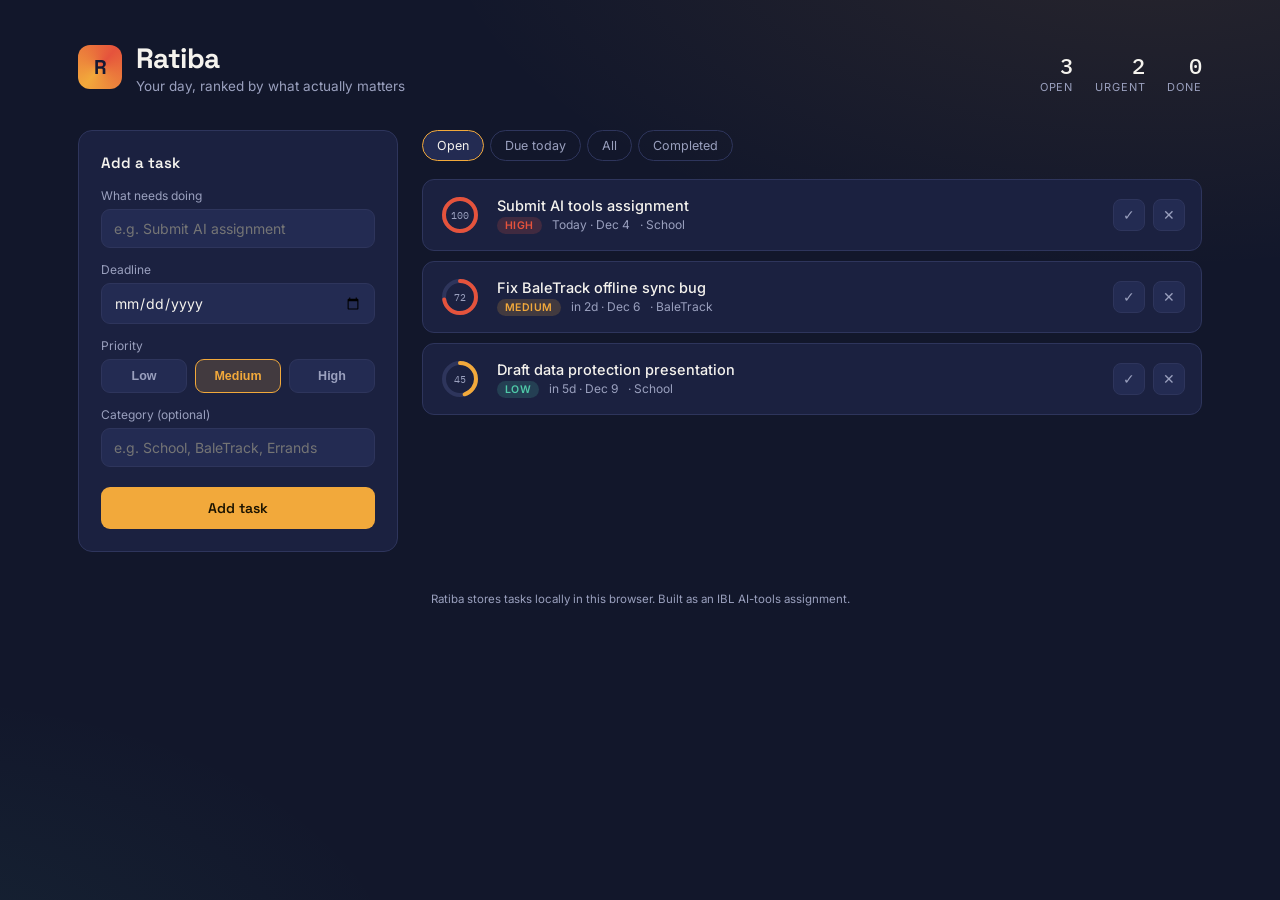
<file: index.html>
<!DOCTYPE html>
<html lang="en">
<head>
<meta charset="UTF-8">
<meta name="viewport" content="width=device-width, initial-scale=1.0">
<title>Ratiba — Smart Task Scheduler</title>
<link rel="preconnect" href="https://fonts.googleapis.com">
<link rel="preconnect" href="https://fonts.gstatic.com" crossorigin>
<link href="https://fonts.googleapis.com/css2?family=Space+Grotesk:wght@500;600;700&family=Inter:wght@400;500;600&family=IBM+Plex+Mono:wght@500&display=swap" rel="stylesheet">
<style>
  :root{
    --bg: #12172B;
    --surface: #1B2140;
    --surface-2: #232B52;
    --line: #2E355C;
    --amber: #F2A93B;
    --coral: #E5533C;
    --mint: #4FC9A8;
    --text: #F5F3EE;
    --muted: #9AA0BE;
    --radius: 14px;
  }
  *{box-sizing:border-box;}
  html,body{margin:0;padding:0;}
  body{
    background:
      radial-gradient(1200px 600px at 90% -10%, rgba(242,169,59,0.10), transparent 60%),
      radial-gradient(900px 500px at -10% 110%, rgba(79,201,168,0.08), transparent 60%),
      var(--bg);
    color:var(--text);
    font-family:'Inter', system-ui, sans-serif;
    min-height:100vh;
  }
  .wrap{
    max-width:1180px;
    margin:0 auto;
    padding:40px 28px 80px;
  }
  header.top{
    display:flex;
    justify-content:space-between;
    align-items:flex-end;
    gap:24px;
    margin-bottom:36px;
    flex-wrap:wrap;
  }
  .brand{
    display:flex;
    align-items:center;
    gap:14px;
  }
  .brand .mark{
    width:44px;height:44px;
    border-radius:12px;
    background:conic-gradient(from 220deg, var(--amber), var(--coral), var(--amber));
    display:flex;align-items:center;justify-content:center;
    font-family:'Space Grotesk',sans-serif;
    font-weight:700;
    color:#151833;
    font-size:20px;
  }
  h1{
    font-family:'Space Grotesk',sans-serif;
    font-weight:700;
    font-size:28px;
    margin:0;
    letter-spacing:-0.02em;
  }
  .tagline{
    color:var(--muted);
    font-size:13.5px;
    margin-top:2px;
  }
  .stats{
    display:flex;
    gap:22px;
  }
  .stat{
    text-align:right;
  }
  .stat .num{
    font-family:'IBM Plex Mono', monospace;
    font-size:22px;
    font-weight:500;
  }
  .stat .lbl{
    font-size:11px;
    color:var(--muted);
    text-transform:uppercase;
    letter-spacing:.08em;
  }

  .layout{
    display:grid;
    grid-template-columns: 320px 1fr;
    gap:24px;
    align-items:start;
  }
  @media (max-width: 860px){
    .layout{grid-template-columns:1fr;}
  }

  .panel{
    background:var(--surface);
    border:1px solid var(--line);
    border-radius:var(--radius);
    padding:22px;
  }
  .panel h2{
    font-family:'Space Grotesk',sans-serif;
    font-size:15px;
    margin:0 0 16px;
    font-weight:600;
    color:var(--text);
  }
  .field{
    margin-bottom:14px;
  }
  .field label{
    display:block;
    font-size:12px;
    color:var(--muted);
    margin-bottom:6px;
  }
  .field input, .field select{
    width:100%;
    background:var(--surface-2);
    border:1px solid var(--line);
    border-radius:9px;
    padding:10px 12px;
    color:var(--text);
    font-family:'Inter',sans-serif;
    font-size:14px;
  }
  .field input:focus, .field select:focus{
    outline:2px solid var(--amber);
    outline-offset:1px;
  }
  .priority-row{
    display:flex;
    gap:8px;
  }
  .priority-row button{
    flex:1;
    padding:9px 0;
    border-radius:9px;
    border:1px solid var(--line);
    background:var(--surface-2);
    color:var(--muted);
    font-size:12.5px;
    font-weight:600;
    cursor:pointer;
    transition:all .15s ease;
  }
  .priority-row button[data-p="High"].active{background:rgba(229,83,60,0.18);border-color:var(--coral);color:var(--coral);}
  .priority-row button[data-p="Medium"].active{background:rgba(242,169,59,0.18);border-color:var(--amber);color:var(--amber);}
  .priority-row button[data-p="Low"].active{background:rgba(79,201,168,0.18);border-color:var(--mint);color:var(--mint);}

  .add-btn{
    width:100%;
    margin-top:6px;
    padding:12px 0;
    border:none;
    border-radius:9px;
    background:var(--amber);
    color:#1A1300;
    font-weight:600;
    font-size:14px;
    cursor:pointer;
    font-family:'Space Grotesk',sans-serif;
  }
  .add-btn:hover{ filter:brightness(1.06); }

  .tabs{
    display:flex;
    gap:6px;
    margin-bottom:18px;
  }
  .tabs button{
    background:transparent;
    border:1px solid var(--line);
    color:var(--muted);
    padding:7px 14px;
    border-radius:20px;
    font-size:12.5px;
    cursor:pointer;
    font-family:'Inter',sans-serif;
  }
  .tabs button.active{
    background:var(--surface-2);
    color:var(--text);
    border-color:var(--amber);
  }

  .group-label{
    font-family:'Space Grotesk',sans-serif;
    font-size:12px;
    text-transform:uppercase;
    letter-spacing:.1em;
    color:var(--muted);
    margin:22px 0 10px;
  }
  .group-label:first-child{margin-top:0;}

  .task{
    display:flex;
    align-items:center;
    gap:16px;
    background:var(--surface);
    border:1px solid var(--line);
    border-radius:12px;
    padding:14px 16px;
    margin-bottom:10px;
  }
  .task.done{ opacity:0.5; }
  .task.done .title{ text-decoration:line-through; }

  .ring{
    position:relative;
    width:42px;height:42px;
    flex:none;
  }
  .ring svg{ transform:rotate(-90deg); }
  .ring circle{ fill:none; stroke-width:4; }
  .ring .bg{ stroke:var(--line); }
  .ring .fg{ stroke-linecap:round; transition:stroke-dashoffset .3s ease; }
  .ring .pct{
    position:absolute; inset:0;
    display:flex;align-items:center;justify-content:center;
    font-family:'IBM Plex Mono',monospace;
    font-size:10px;
    color:var(--muted);
  }

  .task .body{ flex:1; min-width:0; }
  .task .title{
    font-size:14.5px;
    font-weight:500;
    margin-bottom:3px;
  }
  .task .meta{
    font-size:12px;
    color:var(--muted);
    display:flex;
    gap:10px;
    flex-wrap:wrap;
  }
  .badge{
    font-size:10.5px;
    font-weight:600;
    padding:2px 8px;
    border-radius:20px;
    text-transform:uppercase;
    letter-spacing:.04em;
  }
  .badge.High{ background:rgba(229,83,60,0.18); color:var(--coral); }
  .badge.Medium{ background:rgba(242,169,59,0.18); color:var(--amber); }
  .badge.Low{ background:rgba(79,201,168,0.18); color:var(--mint); }

  .task .actions{
    display:flex;
    gap:8px;
    flex:none;
  }
  .icon-btn{
    width:32px;height:32px;
    border-radius:8px;
    border:1px solid var(--line);
    background:var(--surface-2);
    color:var(--muted);
    cursor:pointer;
    display:flex;align-items:center;justify-content:center;
    font-size:14px;
  }
  .icon-btn:hover{ color:var(--text); border-color:var(--amber); }

  .empty{
    text-align:center;
    padding:60px 20px;
    color:var(--muted);
    border:1px dashed var(--line);
    border-radius:var(--radius);
    font-size:13.5px;
  }

  footer{
    margin-top:40px;
    text-align:center;
    color:var(--muted);
    font-size:11.5px;
  }

  @media (prefers-reduced-motion: reduce){
    *{ transition:none !important; }
  }
</style>
</head>
<body>
<div class="wrap">

  <header class="top">
    <div class="brand">
      <div class="mark">R</div>
      <div>
        <h1>Ratiba</h1>
        <div class="tagline">Your day, ranked by what actually matters</div>
      </div>
    </div>
    <div class="stats">
      <div class="stat"><div class="num" id="statTotal">0</div><div class="lbl">Open</div></div>
      <div class="stat"><div class="num" id="statUrgent">0</div><div class="lbl">Urgent</div></div>
      <div class="stat"><div class="num" id="statDone">0</div><div class="lbl">Done</div></div>
    </div>
  </header>

  <div class="layout">
    <div class="panel">
      <h2>Add a task</h2>
      <div class="field">
        <label for="taskTitle">What needs doing</label>
        <input id="taskTitle" type="text" placeholder="e.g. Submit AI assignment" maxlength="80">
      </div>
      <div class="field">
        <label for="taskDate">Deadline</label>
        <input id="taskDate" type="date">
      </div>
      <div class="field">
        <label>Priority</label>
        <div class="priority-row" id="priorityRow">
          <button data-p="Low">Low</button>
          <button data-p="Medium" class="active">Medium</button>
          <button data-p="High">High</button>
        </div>
      </div>
      <div class="field">
        <label for="taskCategory">Category (optional)</label>
        <input id="taskCategory" type="text" placeholder="e.g. School, BaleTrack, Errands" maxlength="24">
      </div>
      <button class="add-btn" id="addBtn">Add task</button>
    </div>

    <div class="main">
      <div class="tabs" id="tabs">
        <button data-tab="open" class="active">Open</button>
        <button data-tab="today">Due today</button>
        <button data-tab="all">All</button>
        <button data-tab="done">Completed</button>
      </div>
      <div id="list"></div>
    </div>
  </div>

  <footer>Ratiba stores tasks locally in this browser. Built as an IBL AI-tools assignment.</footer>
</div>

<script>
(function(){
  var STORAGE_KEY = 'ratiba_tasks_v1';
  var state = { tasks: [], tab: 'open', priority: 'Medium' };

  function loadTasks(){
    try{
      var raw = localStorage.getItem(STORAGE_KEY);
      return raw ? JSON.parse(raw) : seed();
    }catch(e){
      return seed();
    }
  }
  function saveTasks(){
    try{ localStorage.setItem(STORAGE_KEY, JSON.stringify(state.tasks)); }catch(e){ /* storage unavailable, continue in-memory */ }
  }
  function seed(){
    var today = new Date();
    function d(offset){
      var t = new Date(today); t.setDate(t.getDate()+offset);
      return t.toISOString().slice(0,10);
    }
    return [
      { id: uid(), title: 'Submit AI tools assignment', date: d(0), priority: 'High', category: 'School', done: false },
      { id: uid(), title: 'Fix BaleTrack offline sync bug', date: d(2), priority: 'Medium', category: 'BaleTrack', done: false },
      { id: uid(), title: 'Draft data protection presentation', date: d(5), priority: 'Low', category: 'School', done: false }
    ];
  }
  function uid(){ return Math.random().toString(36).slice(2,10); }

  function daysUntil(dateStr){
    if(!dateStr) return 999;
    var today = new Date(); today.setHours(0,0,0,0);
    var due = new Date(dateStr+'T00:00:00');
    return Math.round((due-today)/86400000);
  }

  // Urgency score 0-100: combines priority weight and closeness of deadline.
  function urgency(task){
    var pw = { High: 1, Medium: 0.6, Low: 0.3 }[task.priority] || 0.5;
    var days = daysUntil(task.date);
    var proximity;
    if(days <= 0) proximity = 1;
    else if(days >= 14) proximity = 0.05;
    else proximity = 1 - (days/14);
    var score = (pw*0.55 + proximity*0.45) * 100;
    return Math.max(4, Math.min(100, Math.round(score)));
  }

  function ringSVG(pct, colorVar){
    var r = 16, c = 2*Math.PI*r;
    var offset = c - (pct/100)*c;
    return '<div class="ring"><svg width="42" height="42">' +
      '<circle class="bg" cx="21" cy="21" r="'+r+'"></circle>' +
      '<circle class="fg" cx="21" cy="21" r="'+r+'" stroke="'+colorVar+'" stroke-dasharray="'+c+'" stroke-dashoffset="'+offset+'"></circle>' +
      '</svg><div class="pct">'+pct+'</div></div>';
  }

  function urgencyColor(pct){
    if(pct >= 70) return 'var(--coral)';
    if(pct >= 40) return 'var(--amber)';
    return 'var(--mint)';
  }

  function fmtDate(dateStr){
    if(!dateStr) return 'No date';
    var days = daysUntil(dateStr);
    var d = new Date(dateStr+'T00:00:00');
    var label = d.toLocaleDateString(undefined, { month:'short', day:'numeric' });
    if(days === 0) return 'Today · ' + label;
    if(days === 1) return 'Tomorrow · ' + label;
    if(days < 0) return Math.abs(days)+'d overdue · '+label;
    return 'in '+days+'d · '+label;
  }

  function render(){
    var open = state.tasks.filter(function(t){ return !t.done; });
    var done = state.tasks.filter(function(t){ return t.done; });
    var urgent = open.filter(function(t){ return urgency(t) >= 70; });

    document.getElementById('statTotal').textContent = open.length;
    document.getElementById('statUrgent').textContent = urgent.length;
    document.getElementById('statDone').textContent = done.length;

    var visible;
    if(state.tab === 'open') visible = open;
    else if(state.tab === 'today') visible = open.filter(function(t){ return daysUntil(t.date) <= 0; });
    else if(state.tab === 'done') visible = done;
    else visible = state.tasks.slice();

    visible = visible.slice().sort(function(a,b){
      if(a.done !== b.done) return a.done ? 1 : -1;
      return urgency(b) - urgency(a);
    });

    var list = document.getElementById('list');
    if(visible.length === 0){
      list.innerHTML = '<div class="empty">Nothing here. Add a task on the left to get started.</div>';
      return;
    }

    var html = '';
    visible.forEach(function(t){
      var pct = urgency(t);
      html += '<div class="task '+(t.done?'done':'')+'" data-id="'+t.id+'">' +
        ringSVG(t.done ? 0 : pct, urgencyColor(pct)) +
        '<div class="body">' +
          '<div class="title">'+escapeHTML(t.title)+'</div>' +
          '<div class="meta">' +
            '<span class="badge '+t.priority+'">'+t.priority+'</span>' +
            '<span>'+fmtDate(t.date)+'</span>' +
            (t.category ? '<span>· '+escapeHTML(t.category)+'</span>' : '') +
          '</div>' +
        '</div>' +
        '<div class="actions">' +
          '<button class="icon-btn" data-action="toggle" title="Mark done">'+(t.done ? '↺' : '✓')+'</button>' +
          '<button class="icon-btn" data-action="delete" title="Delete">✕</button>' +
        '</div>' +
      '</div>';
    });
    list.innerHTML = html;
  }

  function escapeHTML(s){
    return s.replace(/[&<>"']/g, function(c){
      return {'&':'&amp;','<':'&lt;','>':'&gt;','"':'&quot;',"'":'&#39;'}[c];
    });
  }

  document.getElementById('priorityRow').addEventListener('click', function(e){
    var btn = e.target.closest('button');
    if(!btn) return;
    state.priority = btn.dataset.p;
    this.querySelectorAll('button').forEach(function(b){ b.classList.remove('active'); });
    btn.classList.add('active');
  });

  document.getElementById('addBtn').addEventListener('click', function(){
    var titleEl = document.getElementById('taskTitle');
    var title = titleEl.value.trim();
    if(!title){ titleEl.focus(); return; }
    var date = document.getElementById('taskDate').value;
    var category = document.getElementById('taskCategory').value.trim();
    state.tasks.push({ id: uid(), title: title, date: date, priority: state.priority, category: category, done: false });
    saveTasks();
    titleEl.value = '';
    document.getElementById('taskCategory').value = '';
    document.getElementById('taskDate').value = '';
    render();
  });

  document.getElementById('taskTitle').addEventListener('keydown', function(e){
    if(e.key === 'Enter') document.getElementById('addBtn').click();
  });

  document.getElementById('tabs').addEventListener('click', function(e){
    var btn = e.target.closest('button');
    if(!btn) return;
    state.tab = btn.dataset.tab;
    this.querySelectorAll('button').forEach(function(b){ b.classList.remove('active'); });
    btn.classList.add('active');
    render();
  });

  document.getElementById('list').addEventListener('click', function(e){
    var btn = e.target.closest('button');
    if(!btn) return;
    var row = e.target.closest('.task');
    var id = row.dataset.id;
    var task = state.tasks.find(function(t){ return t.id === id; });
    if(!task) return;
    if(btn.dataset.action === 'toggle'){ task.done = !task.done; }
    if(btn.dataset.action === 'delete'){ state.tasks = state.tasks.filter(function(t){ return t.id !== id; }); }
    saveTasks();
    render();
  });

  state.tasks = loadTasks();
  render();
})();
</script>
</body>
</html>
</file>
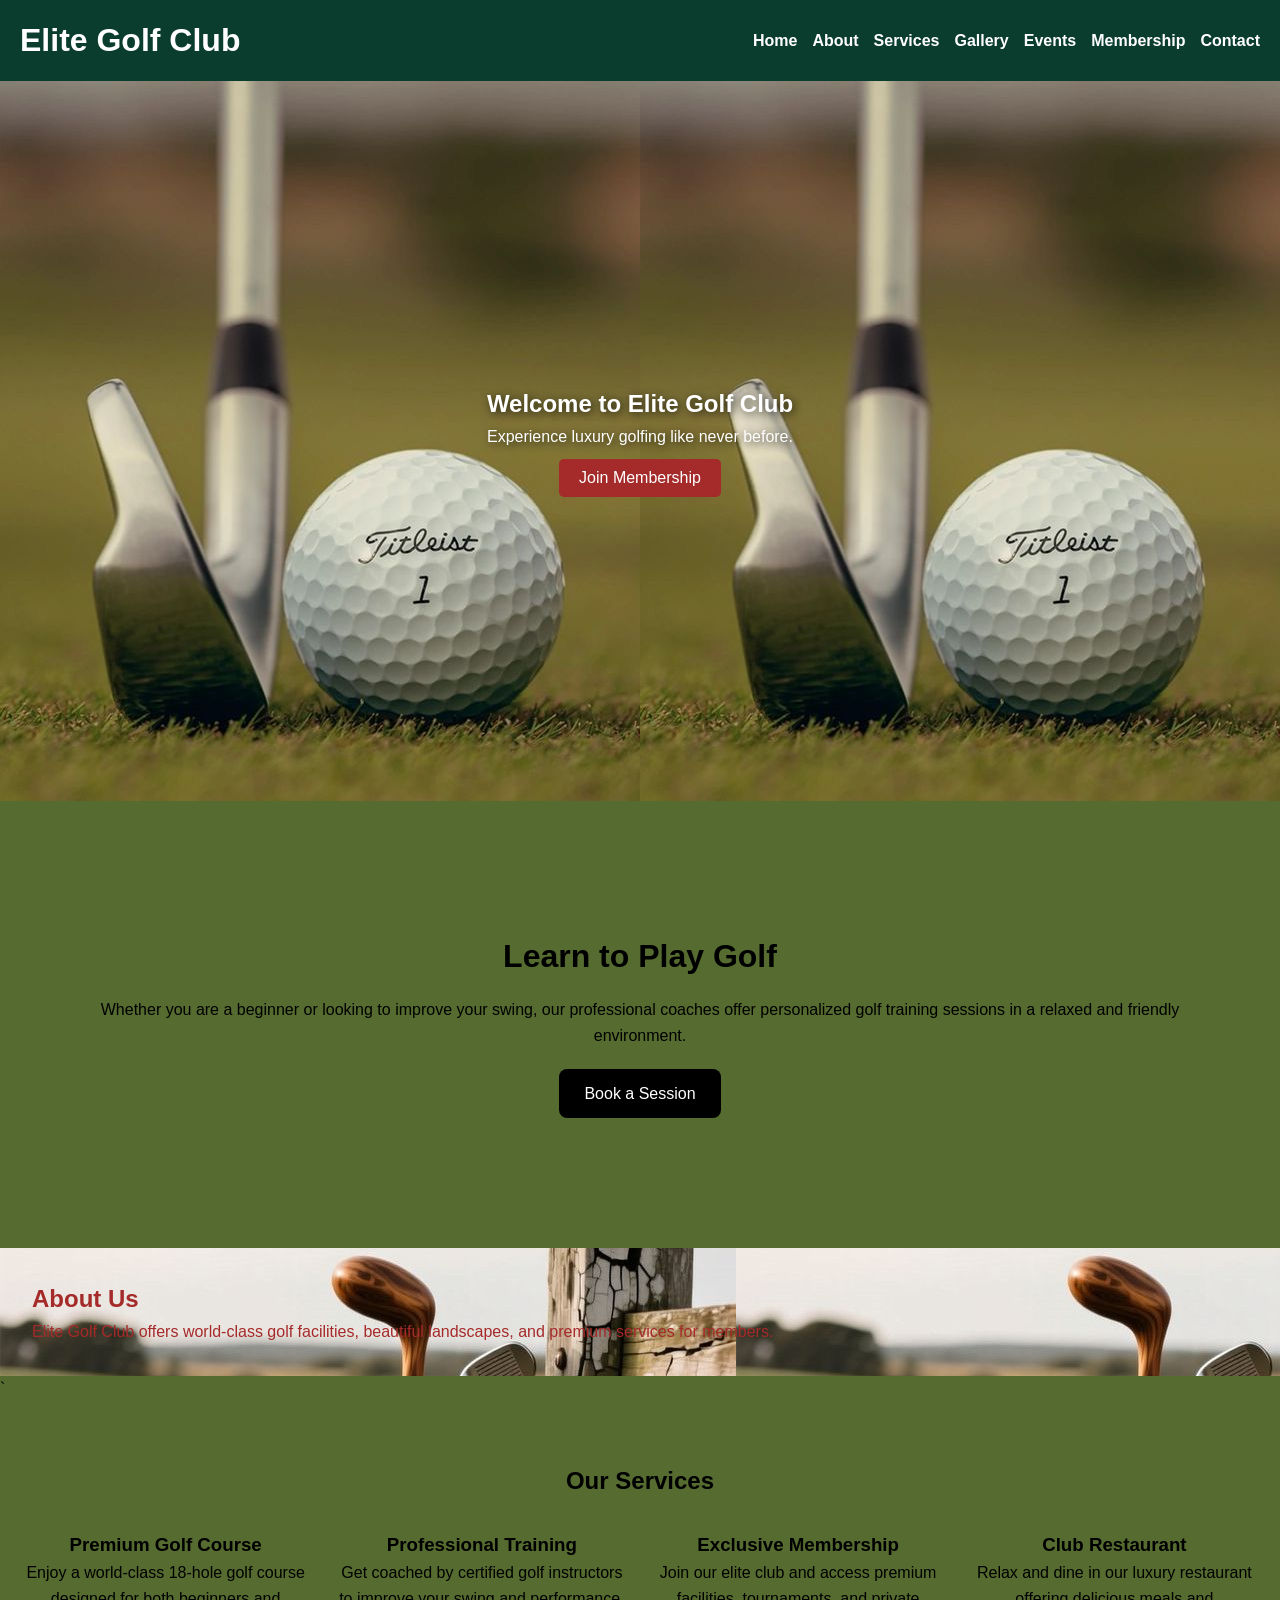
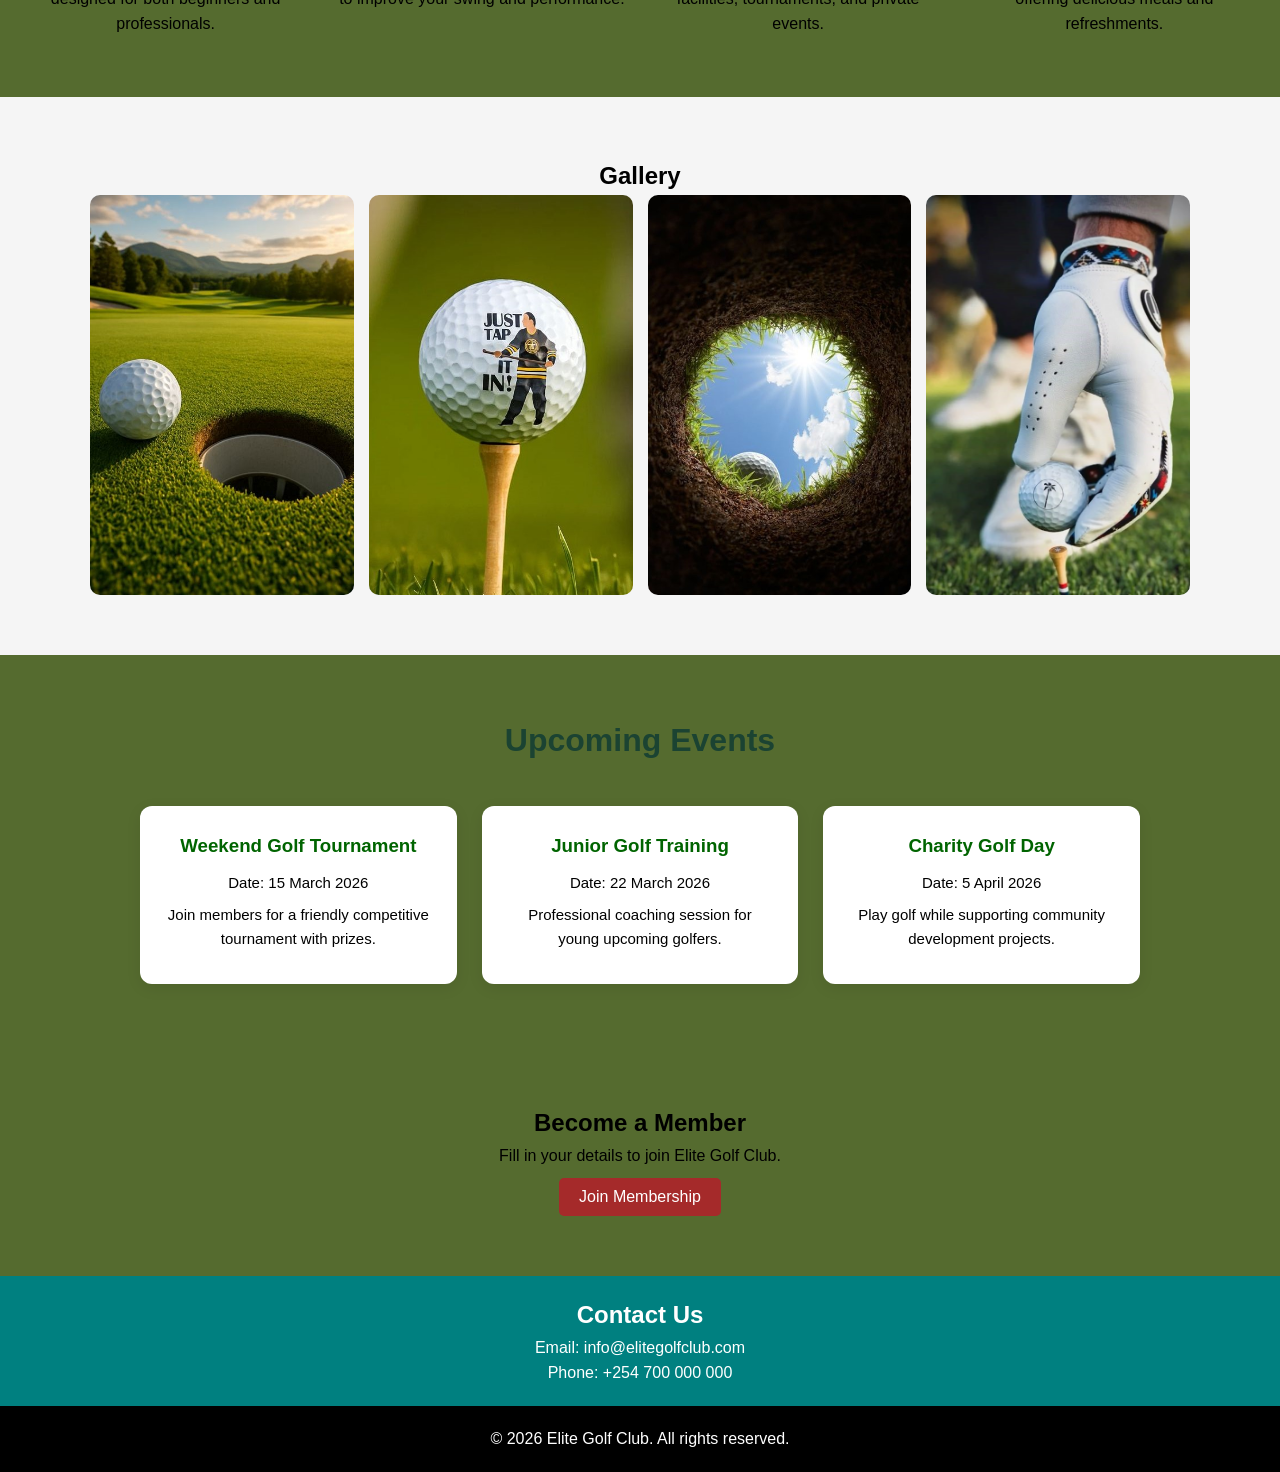
<file: GOLF/index.html>
<!DOCTYPE html>
<html lang="en">
<head>
    <meta charset="UTF-8">
    <meta name="viewport" content="width=device-width, initial-scale=1.0">
    <title>Elite Golf Club</title>

 <link rel="stylesheet" href="css/golf.css">
    </head>
<body>

    <header class="navbar">
        <h1 class="logo">Elite Golf Club</h1>
        <nav>
            <ul class="nav-links">
                <li><a href="#home">Home</a></li>
                <li><a href="#about">About</a></li>
                <li><a href="#services">Services</a></li>
                <li><a href="#gallery">Gallery</a></li>
                <li><a href="#events">Events</a></li>
                <li><a href="#membership">Membership</a></li>
                <li><a href="#contact">Contact</a></li>
            </ul>
        </nav>
    </header>

    <section id="home">
        <h2>Welcome to Elite Golf Club</h2>
        <p>Experience luxury golfing like never before.</p>
        <button class="btn-primary">Join Membership</button>
    </section>

<section>   
  
         <div class="learn-section">
    <div class="learn-container">

        <div class="learn">
            <h2>Learn to Play Golf</h2>
            <p>
                Whether you are a beginner or looking to improve your swing,
                our professional coaches offer personalized golf training
                sessions in a relaxed and friendly environment.
            </p>

            <a href="#" class="book-btn">Book a Session</a>
        </div>
             </div>
    </div>
    </section>

 
    
    
<article>
 <div class=aboutus>
        <h2>About Us</h2>
        <p>Elite Golf Club offers world-class golf facilities, beautiful landscapes, and premium services for members.</p>
    </div>

      
    
    </article>`
    
     
<section class="services">
    <h2 class="section-title">Our Services</h2>

    <div class="services-container">

        <div class="service-box">
            <h3>Premium Golf Course</h3>
            <p>Enjoy a world-class 18-hole golf course designed for both beginners and professionals.</p>
        </div>

        <div class="service-box">
            <h3>Professional Training</h3>
            <p>Get coached by certified golf instructors to improve your swing and performance.</p>
        </div>

        <div class="service-box">
            <h3>Exclusive Membership</h3>
            <p>Join our elite club and access premium facilities, tournaments, and private events.</p>
        </div>

        <div class="service-box">
            <h3>Club Restaurant</h3>
            <p>Relax and dine in our luxury restaurant offering delicious meals and refreshments.</p>
        </div>

    </div>
</section>
     
        

<section class="gallery">
    <h2 class="section-title">Gallery</h2>

    <div class="gallery-container">
        <img src="img2.jpg">
        <img src="img3.jpg">
        <img src="img4.jpg">
        <img src="img5.jpg">
         </div>
</section>
  
        
  <section class="events-section">
    <h2>Upcoming Events</h2>

    <div class="events-container">

        <div class="event-card">
            <h3>Weekend Golf Tournament</h3>
            <p>Date: 15 March 2026</p>
            <p>Join members for a friendly competitive tournament with prizes.</p>
        </div>

        <div class="event-card">
            <h3>Junior Golf Training</h3>
            <p>Date: 22 March 2026</p>
            <p>Professional coaching session for young upcoming golfers.</p>
        </div>

        <div class="event-card">
            <h3>Charity Golf Day</h3>
            <p>Date: 5 April 2026</p>
            <p>Play golf while supporting community development projects.</p>
        </div>

    </div>
</section>
      
 <section id="membership" class="membership">
        <h2>Become a Member</h2>
        <p>Fill in your details to join Elite Golf Club.</p>
        
     <a href="register.php"><button class="btn-primary">Join Membership</button></a>
   </section>

 

    <section id="contact" class="contact">
        <h2>Contact Us</h2>
        <p>Email: info@elitegolfclub.com</p>
        <p>Phone: +254 700 000 000</p>
    </section>

    <!-- Footer -->
    <footer class="footer">
        <p>© 2026 Elite Golf Club. All rights reserved.</p>
    </footer>

</body>
</html>
</file>
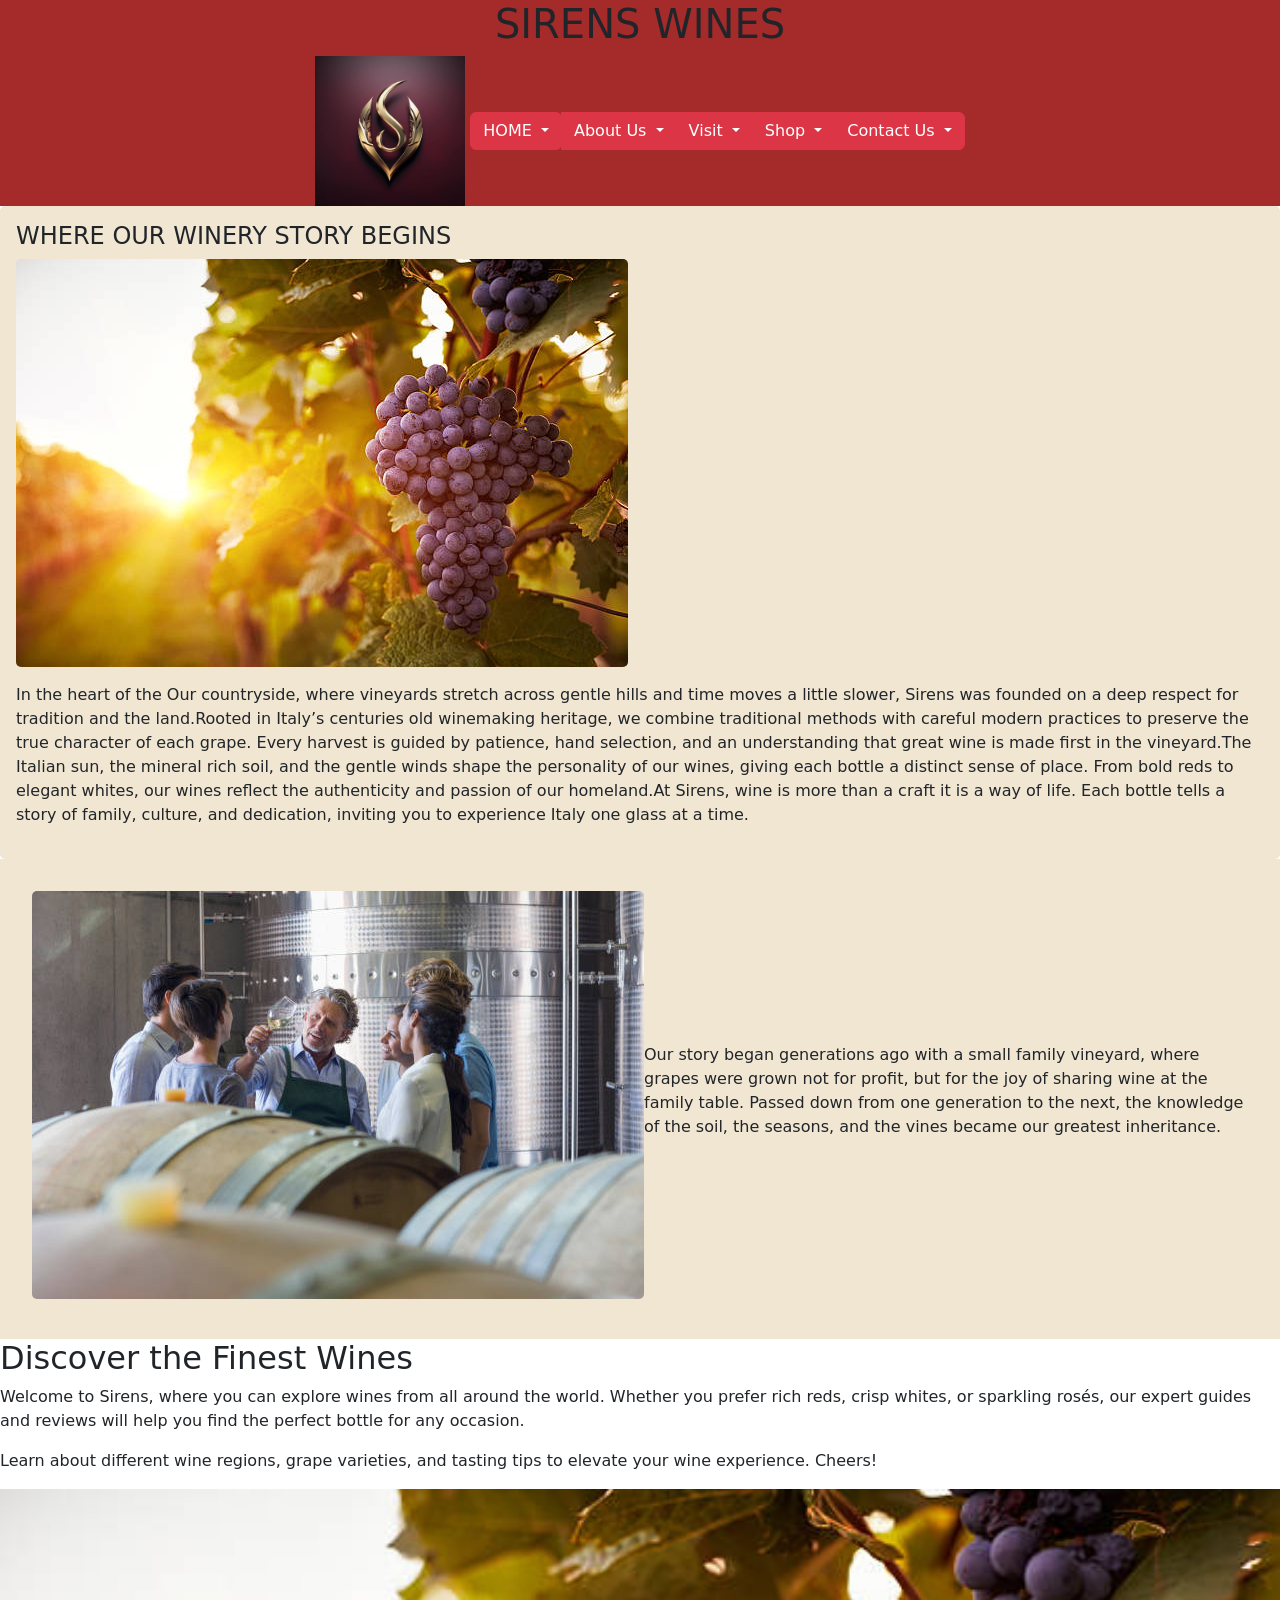
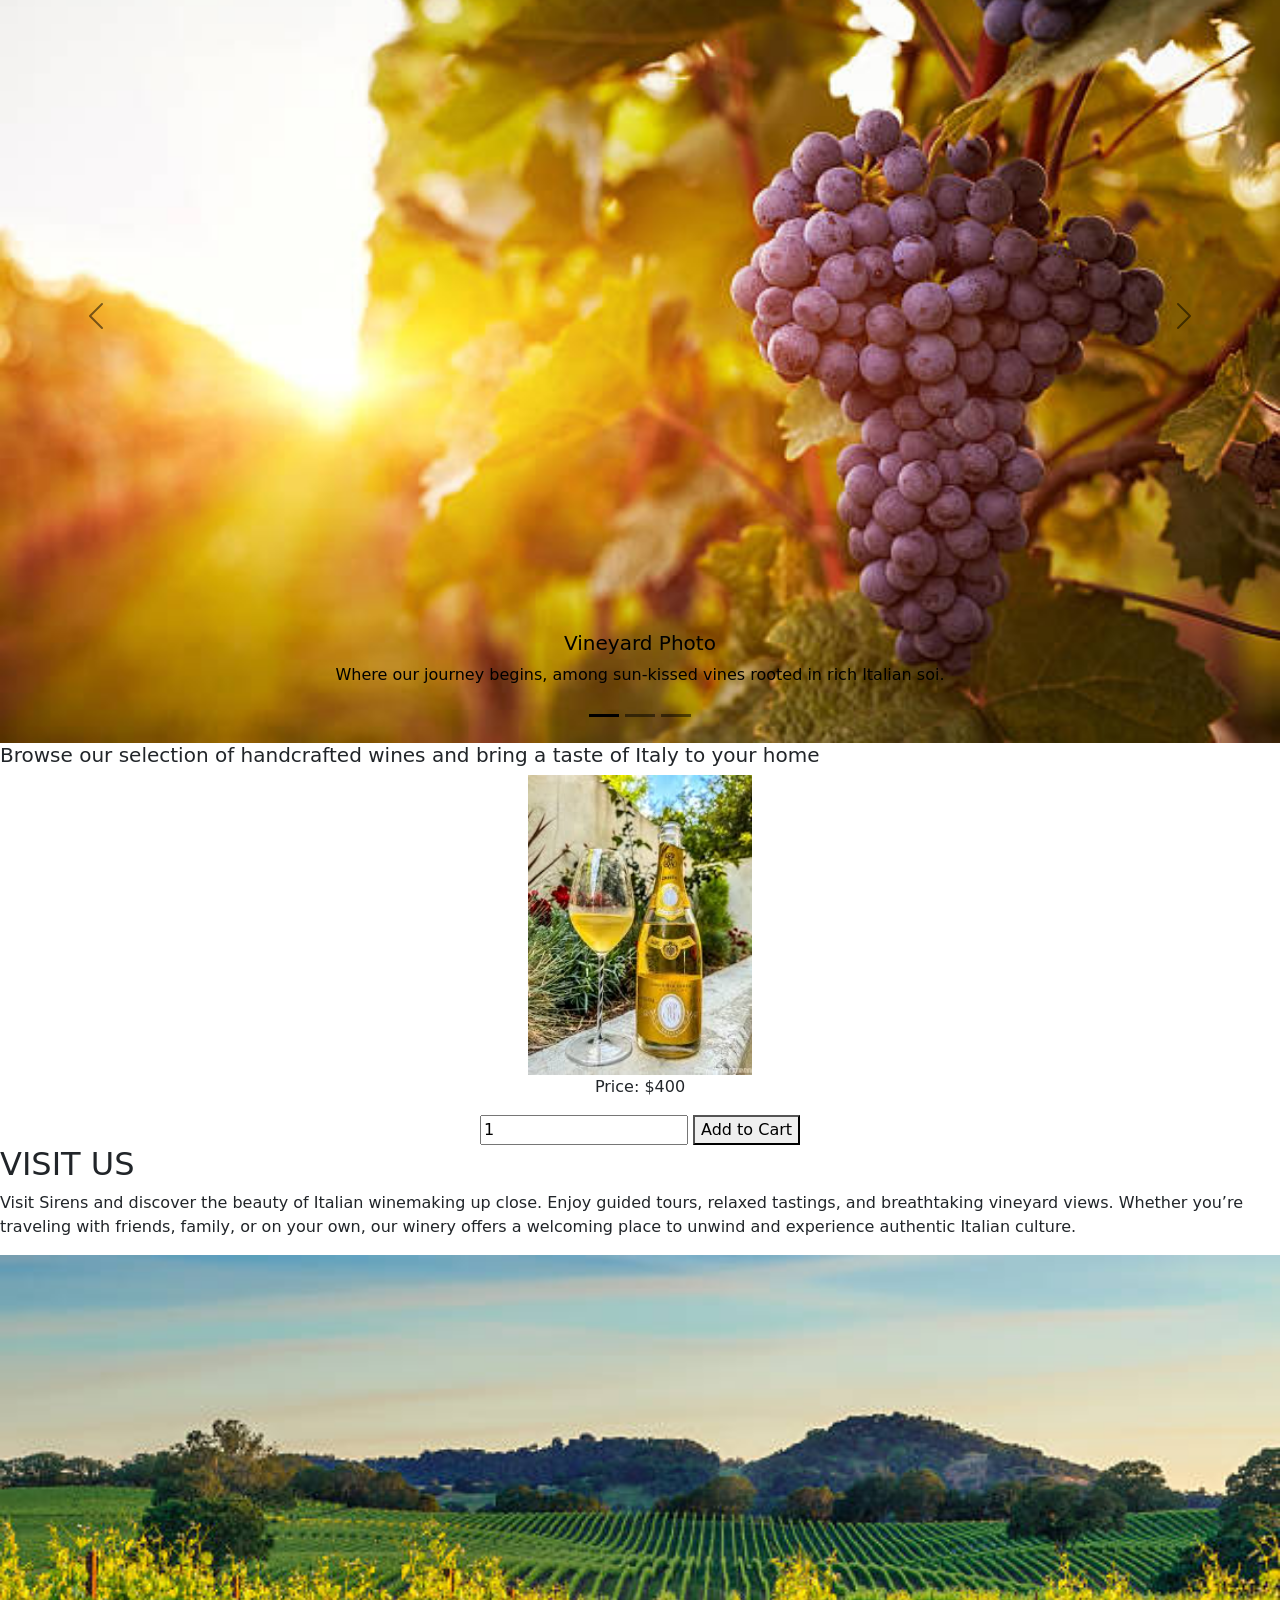
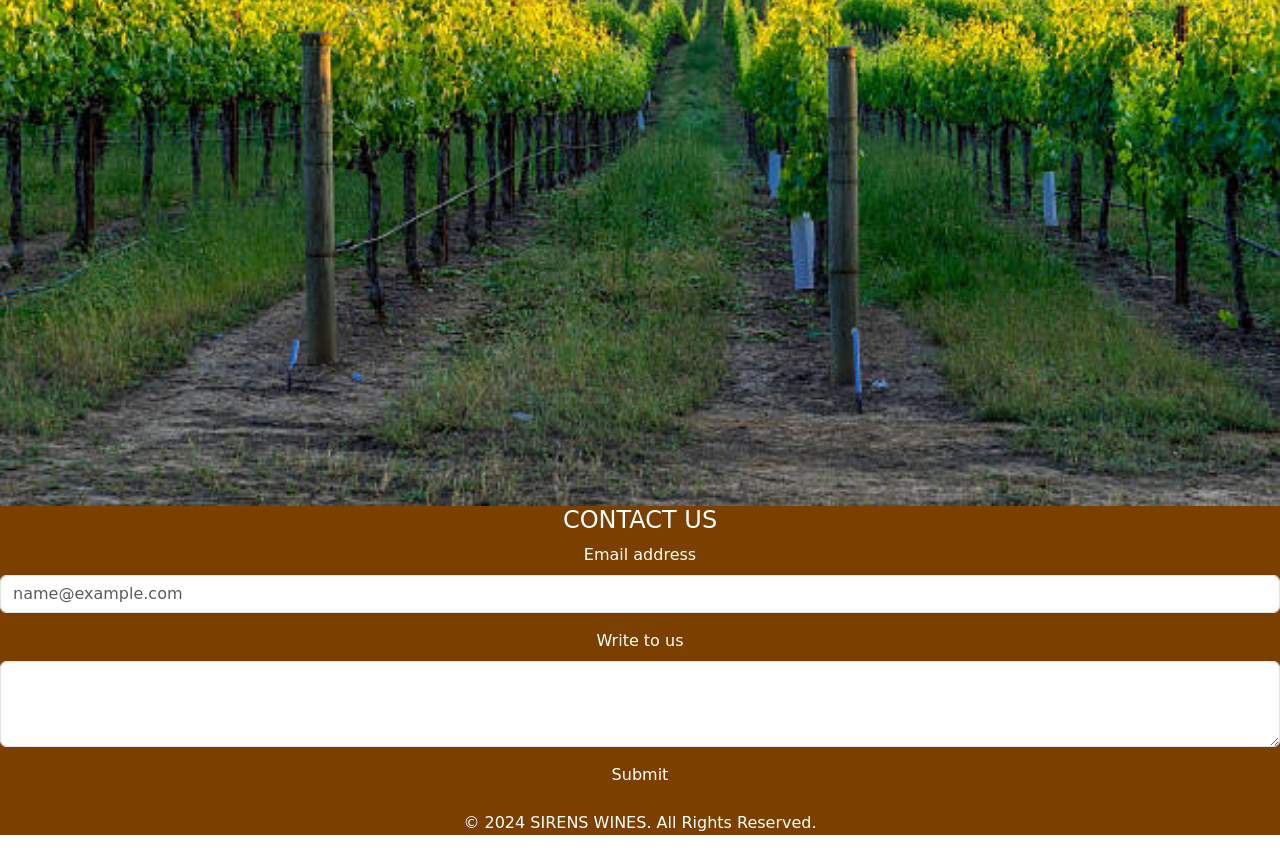
<file: CAT/wine.html>
<!DOCTYPE html>
<html lang="en">
<head>
    <meta charset="UTF-8">
    <title>sirens wines</title> 
    <link rel="stylesheet" href="css/wine.css"> 
    <link href="https://cdn.jsdelivr.net/npm/bootstrap@5.3.2/dist/css/bootstrap.min.css" rel="stylesheet">
    <script src="https://cdn.jsdelivr.net/npm/bootstrap@5.3.2/dist/js/bootstrap.bundle.min.js"></script>
    <script src="https://code.jquery.com/jquery-3.2.1.slim.min.js" integrity="sha384-KJ3o2DKtIkvYIK3UENzmM7KCkRr/rE9/Qpg6aAZGJwFDMVNA/GpGFF93hXpG5KkN" crossorigin="anonymous"></script>
    <script src="https://cdn.jsdelivr.net/npm/popper.js@1.12.9/dist/umd/popper.min.js" integrity="sha384-ApNbgh9B+Y1QKtv3Rn7W3mgPxhU9K/ScQsAP7hUibX39j7fakFPskvXusvfa0b4Q" crossorigin="anonymous"></script>
   <script src="https://cdn.jsdelivr.net/npm/bootstrap@4.0.0/dist/js/bootstrap.min.js" integrity="sha384-JZR6Spejh4U02d8jOt6vLEHfe/JQGiRRSQQxSfFWpi1MquVdAyjUar5+76PVCmYl" crossorigin="anonymous"></script>

   
    </head>
    
    
    
    <body>
        <nav>
    <!-- Main Div Container -->
   <div class="main_container">
       <!--  Div Container for the top menu -->
       <div class="top_menu"> 
     
     
           <!-- Main content -->
           <h1>SIRENS WINES</h1>
            <img src="logo1.jfif" width="150"/>
            
 <div class="btn-group">
  <button type="button" class="btn btn-danger dropdown-toggle" data-bs-toggle="dropdown" aria-expanded="false">
    HOME
  </button>             
               
<div class="btn-group">
  <button type="button" class="btn btn-danger dropdown-toggle" data-bs-toggle="dropdown" aria-expanded="false">
    About Us
  </button>
  <ul class="dropdown-menu">
    <li><a class="dropdown-item" href="#">Our Story</a></li>
    <li><a class="dropdown-item" href="#">Our Team </a></li>
    <li><a class="dropdown-item" href="#">Our Vineyard</a></li>
    <li><a class="dropdown-item" href="#">Winemaking Process</a></li>
  </ul>
</div>
      <div class="btn-group">
  <button type="button" class="btn btn-danger dropdown-toggle" data-bs-toggle="dropdown" aria-expanded="false">
    Visit
  </button>
  <ul class="dropdown-menu">
    <li><a class="dropdown-item" href="#">Visit Our Winery</a></li>
    <li><a class="dropdown-item" href="#">Book a Wine Tasting</a></li>
      <li><a class="dropdown-item" href="#">Plan Your Visit</a></li>
    <li><a class="dropdown-item" href="#">Discover Our Vineyard</a></li>
  </ul>
</div>
               
          <div class="btn-group">
  <button type="button" class="btn btn-danger dropdown-toggle" data-bs-toggle="dropdown" aria-expanded="false">
    Shop
  </button>
  <ul class="dropdown-menu">
    <li><a class="dropdown-item" href="#">Red Wines</a></li>
    <li><a class="dropdown-item" href="#">White Wines</a></li>
      <li><a class="dropdown-item" href="#">Gift Sets</a></li>
    <li><a class="dropdown-item" href="#">Special Editions</a></li>
  </ul>
</div>                 
               
          
          <div class="btn-group">
  <button type="button" class="btn btn-danger dropdown-toggle" data-bs-toggle="dropdown" aria-expanded="false">
    Contact Us
  </button>
  <ul class="dropdown-menu">
    <li><a class="dropdown-item" href="#">Visit the Winery</a></li>
    <li><a class="dropdown-item" href="#">Book a Wine Tasting</a></li>
      <li><a class="dropdown-item" href="#">Events & Private Tours</a></li>
    <li><a class="dropdown-item" href="#">Customer Support</a></li>
  </ul>
</div>                 
                            
        </nav>
        
        <article>
        
            <h4>WHERE OUR WINERY STORY BEGINS</h4>
            <img src="p1.jpg"/>
            <p> In  the heart of the Our countryside, where vineyards stretch across gentle hills and time moves a little slower, Sirens was founded on a deep respect for tradition and the land.Rooted in Italy’s centuries old winemaking heritage, we combine traditional methods with careful modern practices to preserve the true character of each grape. Every harvest is guided by patience, hand selection, and an understanding that great wine is made first in the vineyard.The Italian sun, the mineral rich soil, and the gentle winds shape the personality of our wines, giving each bottle a distinct sense of place. From bold reds to elegant whites, our wines reflect the authenticity and passion of our homeland.At Sirens, wine is more than a craft it is a way of life. Each bottle tells a story of family, culture, and dedication, inviting you to experience Italy one glass at a time.</p>
            
        </article>
        
        
<aside> 
                <img src="p2.jpg"/>
    <p>Our story began generations ago with a small family vineyard, where grapes were grown not for profit, but for the joy of sharing wine at the family table. Passed down from one generation to the next, the knowledge of the soil, the seasons, and the vines became our greatest inheritance.</p>

    
         </aside>
       
        <section>
           <h2>Discover the Finest Wines</h2>
      <p>Welcome to Sirens, where you can explore wines from all around the world. Whether you prefer rich reds, crisp whites, or sparkling rosés, our expert guides and reviews will help you find the perfect bottle for any occasion.</p>
      <p>Learn about different wine regions, grape varieties, and tasting tips to elevate your wine experience. Cheers!</p> 
            
            <!---slideshow---->
            <div id="carouselExampleDark" class="carousel carousel-dark slide">
  <div class="carousel-indicators">
    <button type="button" data-bs-target="#carouselExampleDark" data-bs-slide-to="0" class="active" aria-current="true" aria-label="Slide 1"></button>
    <button type="button" data-bs-target="#carouselExampleDark" data-bs-slide-to="1" aria-label="Slide 2"></button>
    <button type="button" data-bs-target="#carouselExampleDark" data-bs-slide-to="2" aria-label="Slide 3"></button>
  </div>
  <div class="carousel-inner">
    <div class="carousel-item active" data-bs-interval="10000">
      <img src="p1.jpg" class="d-block w-100" alt="...">
      <div class="carousel-caption d-none d-md-block">
        <h5>Vineyard Photo</h5>
        <p>Where our journey begins, among sun-kissed vines rooted in rich Italian soi.</p>
      </div>
    </div>
    <div class="carousel-item" data-bs-interval="2000">
      <img src="img5.jpg" class="d-block w-100" alt="...">
      <div class="carousel-caption d-none d-md-block">
        <h5>Winery Photo</h5>
        <p>Our winery stands as the heart of our craft, where tradition and innovation meet.</p>
      </div>
    </div>
    <div class="carousel-item">
      <img src="img4.jpg" class="d-block w-100" alt="...">
      <div class="carousel-caption d-none d-md-block">
        <h5>Wine Pouring Photo</h5>
        <p>A perfect pour that captures the passion, patience, and craftsmanship behind our wine</p>
      </div>
    </div>
  </div>
  <button class="carousel-control-prev" type="button" data-bs-target="#carouselExampleDark" data-bs-slide="prev">
    <span class="carousel-control-prev-icon" aria-hidden="true"></span>
    <span class="visually-hidden">Previous</span>
  </button>
  <button class="carousel-control-next" type="button" data-bs-target="#carouselExampleDark" data-bs-slide="next">
    <span class="carousel-control-next-icon" aria-hidden="true"></span>
    <span class="visually-hidden">Next</span>
  </button>
</div>
            
            
  </section>
            

            
        <section> 
            <h5>Browse our selection of handcrafted wines and bring a taste of Italy to your home</h5>
            
       <div id="productCarousel" class="carousel slide" data-bs-ride="carousel">
  
  <div class="carousel-inner">
      
    <div class="carousel-item active">
      <img src="louise.jfif" class="d-block mx-auto" style="height:300px;">
      <div class="text-center">
        <p>Price: $400</p>
        <input type="number" value="1">
        <button>Add to Cart</button>
      </div>
    </div>

    
    <div class="carousel-item">
      <img src="petrus.jfif" class="d-block mx-auto" style="height:300px;">
      <div class="text-center">
        <p>Price: $900</p>
        <input type="number" value="1">
        <button>Add to Cart</button>
      </div>
    </div>
      
     <div class="carousel-item">
      <img src="bottega.jfif" class="d-block mx-auto" style="height:300px;">
      <div class="text-center">
        <p>Price: $1000</p>
        <input type="number" value="1">
        <button>Add to Cart</button>
      </div>
    </div>
      
      <div class="carousel-item">
      <img src="catena.jfif" class="d-block mx-auto" style="height:300px;">
      <div class="text-center">
        <p>Price: $700</p>
        <input type="number" value="1">
        <button>Add to Cart</button>
      </div>
    </div> 
      
       <div class="carousel-item">
      <img src="chateau.jfif" class="d-block mx-auto" style="height:300px;">
      <div class="text-center">
        <p>Price: $700</p>
        <input type="number" value="1">
        <button>Add to Cart</button>
      </div>
    </div>
      
       <div class="carousel-item">
      <img src="sensi.jfif" class="d-block mx-auto" style="height:300px;">
      <div class="text-center">
        <p>Price: $900</p>
        <input type="number" value="1">
        <button>Add to Cart</button>
      </div>
    </div>
      
      

    
    <div class="carousel-item">
      <img src="vega1.jfif" class="d-block mx-auto" style="height:300px;">
      <div class="text-center">
        <p>Price: $1000</p>
        <input type="number" value="1">
        <button>Add to Cart</button>
      </div>
    </div>

  </div>

  <!-- Controls -->
  <button class="carousel-control-prev" type="button" data-bs-target="#productCarousel" data-bs-slide="prev">
    <span class="carousel-control-prev-icon"></span>
  </button>

  <button class="carousel-control-next" type="button" data-bs-target="#productCarousel" data-bs-slide="next">
    <span class="carousel-control-next-icon"></span>
  </button>

</div>
     
            
        <section> 
                <h2>VISIT US </h2>
                <p>Visit Sirens and discover the beauty of Italian winemaking up close. Enjoy guided tours, relaxed tastings, and breathtaking vineyard views. Whether you’re traveling with friends, family, or on your own, our winery offers a welcoming place to unwind and experience authentic Italian culture.</p>
                <!---slideshow-->
              <div id="carouselExampleSlidesOnly" class="carousel slide" data-bs-ride="carousel">
  <div class="carousel-inner">
    <div class="carousel-item active">
      <img src="m1.jpg" class="d-block w-100" alt="...">
    </div>
    <div class="carousel-item">
      <img src="m2.jpg" class="d-block w-100" alt="...">
    </div>
    <div class="carousel-item">
      <img src="m3.jpg" class="d-block w-100" alt="...">
    </div>
  </div>
</div>
                
            
              </section>
            
  <footer>
      <h4>CONTACT US</h4>
      <div class="mb-3">
  <label for="exampleFormControlInput1" class="form-label">Email address</label>
  <input type="email" class="form-control" id="exampleFormControlInput1" placeholder="name@example.com">
</div>
<div class="mb-3">
  <label for="write to us" class="form-label">Write to us</label>
  <textarea class="form-control" id="Write to us" rows="3"></textarea>
</div>
    <div class="mb-3">
  <label for="write to us" class="form-label">Submit</label>  
      </div>
      
      
    <p>&copy; 2024 SIRENS WINES. All Rights Reserved.</p>
  </footer>
</body>
</html>
</file>
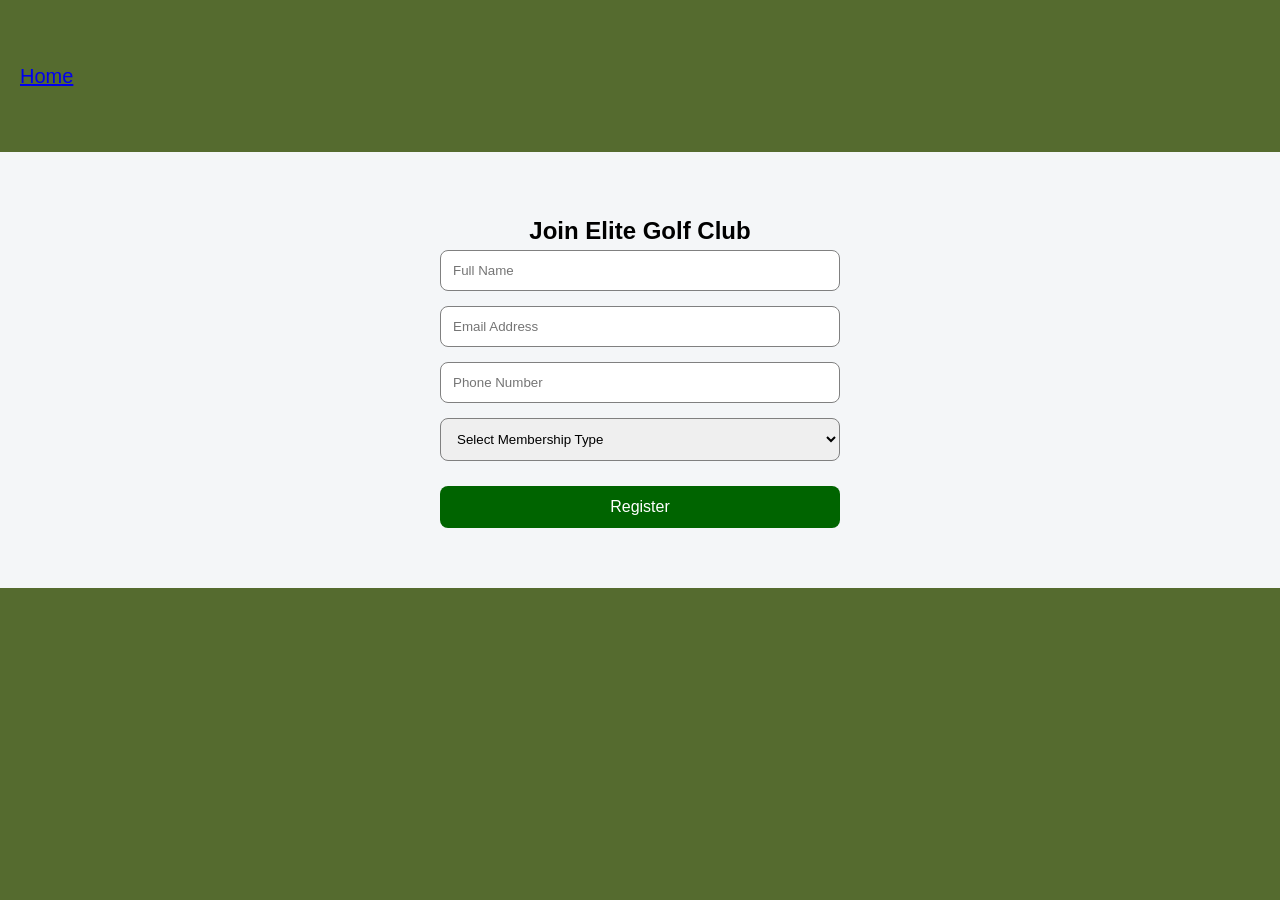
<file: GOLF/membership.html>
<div class="back">
            <a href="index.html">Home</a>
</div>
<!DOCTYPE html>
<html lang="en">
<head>
    <meta charset="UTF-8">
    <meta name="viewport" content="width=device-width, initial-scale=1.0">
    <title>Join Membership</title>
    <link rel="stylesheet" href="css/golf.css">
</head>
<body>

<section class="membership-section">
    <h2>Join Elite Golf Club</h2>
    
    <form action="process.php" method="POST" class="membership-form">
        <input type="text" name="full_name" placeholder="Full Name" required>
        <input type="email" name="email" placeholder="Email Address" required>
        <input type="text" name="phone" placeholder="Phone Number" required>

        <select name="membership_type" required>
            <option value="">Select Membership Type</option>
            <option>Standard</option>
            <option>Premium</option>
            <option>Junior</option>
        </select>

        <button type="submit">Register</button>
    </form>
</section>

</body>
</html>
</file>
<file: GOLF/css/golf.css>
* { margin: 0; padding: 0; box-sizing: border-box; font-family: Arial, sans-serif; }
body{background-color: darkolivegreen}
body { line-height: 1.6; }

header {
    background: #0b3d2e;
    color: #fff;
    padding: 15px 20px;
    display: flex;
    justify-content: space-between;
    align-items: center;
    position: sticky;
    top: 0;
}

nav ul { list-style: none; display: flex; gap: 15px; }
nav a { color: #fff; 
    text-decoration: none; 
    font-weight: bold;
}
a:hover { color: blanchedalmond; }

section { padding: 60px 20px; text-align: center; }

#home {
    background-image: url(background2.jfif);
    color: white;
    height: 80vh;
    display: flex;
    flex-direction: column;
    justify-content: center;
    align-items: center;
    text-shadow: 2px 2px 8px rgba(0,0,0,0.7);;
}
button {
    background: brown;
    border: none;
    padding: 10px 20px;
    color: white;
    font-size: 16px;
    margin-top: 10px;
    border-radius: 5px;


}

 article {
    display: flex;             
    flex-direction: row;        
    justify-content: space-between; 
    align-items: center;        
     padding: 32px;
   background-image: url(img3.jpg)
    
} 
article{color: brown}


#services {
background: #ffffff;
text-align: center;
}


.services-container {
display: grid;
grid-template-columns: repeat(auto-fit, minmax(250px, 1fr));
gap: 25px;
margin-top: 30px;
}

.service-box:hover {  color: aliceblue;
}


.gallery {
    padding: 60px 20px;
    background: #f5f5f5;
    text-align: center;
}

.gallery-container {
    display: grid;
    grid-template-columns: repeat(auto-fit, minmax(250px, 1fr));
    gap: 15px;
    max-width: 1100px;
    margin: auto;
}

.gallery-container img {
    width: 100%;
    height: 400px;
    object-fit: cover;
    border-radius: 10px;
  
}

.gallery-container img:hover { 
   transform: scale(1.05);
   box-shadow: 0 8px 20px rgba(0,0,0,0.3);
}
    
.events-section {
    padding: 60px 20px;
    background: darkolivergreen;
    text-align: center;
}

.events-section h2 {
    font-size: 32px;
    margin-bottom: 40px;
    color: #1b4332;
}

.events-container {
    display: grid;
    grid-template-columns: repeat(auto-fit, minmax(250px, 1fr));
    gap: 25px;
    max-width: 1000px;
    margin: auto;
}

.event-card {
    background: white;
    padding: 25px;
    border-radius: 12px;
    box-shadow: 0 4px 15px rgba(0,0,0,0.08);
    transition: transform 0.3s ease, box-shadow 0.3s ease;
}

.event-card h3 {
    color: darkgreen;
    margin-bottom: 10px;
}

.event-card p {
    color: black;
    font-size: 15px;
    margin-bottom: 8px;
}

.event-card:hover {
    transform: scale(1.05);
   box-shadow: 0 8px 20px rgba(0,0,0,0.3);

}
.learn-section {
    padding: 70px 20px;
    background: darkolivegreen;
}

.learn-container {
    display: flex;
    flex-wrap: wrap;
    align-items: center;
    justify-content: center;
    gap: 40px;
    max-width: 1100px;
    margin:auto
}


.learn h2 {
    font-size: 32px;
    color: black;
    margin-bottom: 15px;
}

.learn p {
    font-size: 16px;
    color: black;
    margin-bottom: 20px;

}
.book-btn {
    display: inline-block;
    padding: 12px 25px;
    background: black;
    color: white;
    text-decoration: none;
    border-radius: 8px;
   
}

.book-btn:hover {
    background: darkgreen;
}
.back{
    padding: 60px 20px;
    
}
.back hover{
    color: blue;
    text-decoration: underline;
    
}
.back a{
    font-size: 20px;
}

.membership-section {
padding: 60px 20px;
text-align: center;
background: #f4f6f8;
}


.membership-form {
max-width: 400px;
margin: auto;
display: flex;
flex-direction: column;
gap: 15px;
}


.membership-form input,
.membership-form select {
padding: 12px;
border-radius: 8px;
border: 1px solid grey;
}


.membership-form button {
padding: 12px;
background: darkgreen;
color: white;
border: none;
border-radius: 8px;
cursor: pointer;
}


.membership-form button:hover {
background: darkgreen;
}

.contact{
     background: teal;
    color: white;
    text-align: center;
    padding: 20px;

    
}


footer {
    background: black;
    color: white;
    text-align: center;
    padding: 20px;
</file>
<file: CAT/css/wine.css>
.top_menu{background-color: brown}
.top_menu a {color:black}

.top_menu {
    list-style: none;
    margin: 0;
    padding: 0;
}
.btn-group ul li{
    display: inline-block;   /* or 'inline' */
    margin-right: 15px;      /* space between links */
    padding:5px;
}

. btn-group ul li a {
    text-decoration:none;
    font-family: Arial, sans-serif;
    font-size: 14px;
}
 body {
      font-family: Arial, sans-serif;
      margin: 0;
      padding: 0;
      
    }
   
    nav {
       position: absolute
      background-color: #b56b1b;
      padding:0;
      text-align: center;
      
}
    
    a:hover { color: brown; }

 }
article {
    display: flex;              /* Activate flexbox */
    flex-direction: row;        /* Default: arrange divs in a row */
    justify-content: space-between; /* Spread them evenly */
    align-items: center;        /* Align vertically center */
    padding: 8px;
    background-color: #f0e6d2;
    
}
 article {
      flex: 3;
      padding: 1em;
      background-color: #f0e6d2;
      border-radius: 5px;
    }
article img {
      max-width: 100%;
      border-radius: 5px;
      margin-bottom: 1em;
    }
  

 aside {
    display: flex;              /* Activate flexbox */
    flex-direction: row;        /* Default: arrange divs in a row */
    justify-content: space-between; /* Spread them evenly */
    align-items: center;        /* Align vertically center */
    padding: 32px;
    background-color: #f0e6d2;
  
}  
aside img {
      max-width: 100%;
      border-radius: 5px;
      margin-bottom: 8px;
    }
 footer  {
      margin: 0;
     padding: 32px;
     border: 5px solid #b56b1b
      font-size: 16px;
      background-color: #7b3f00;
      color: white;
      text-align: center;
      padding: 0;
    }
     
    }
</file>
